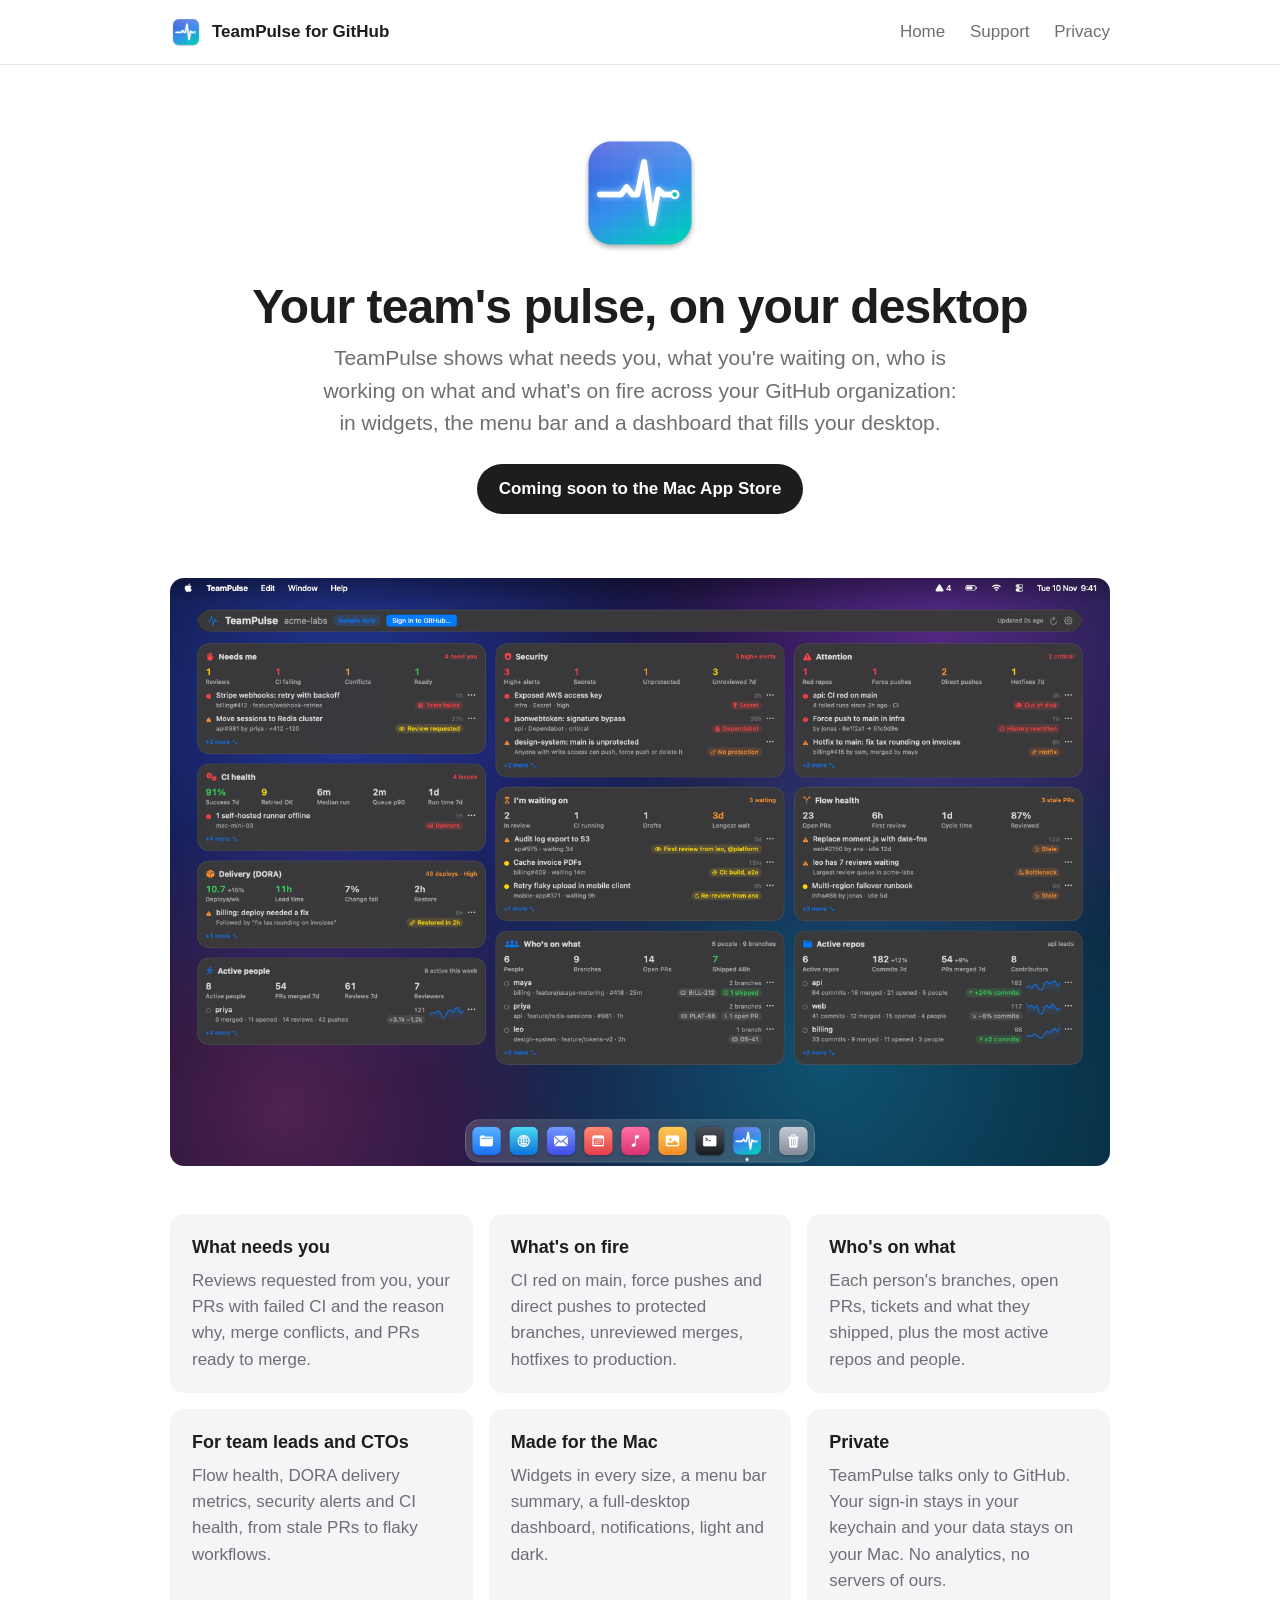
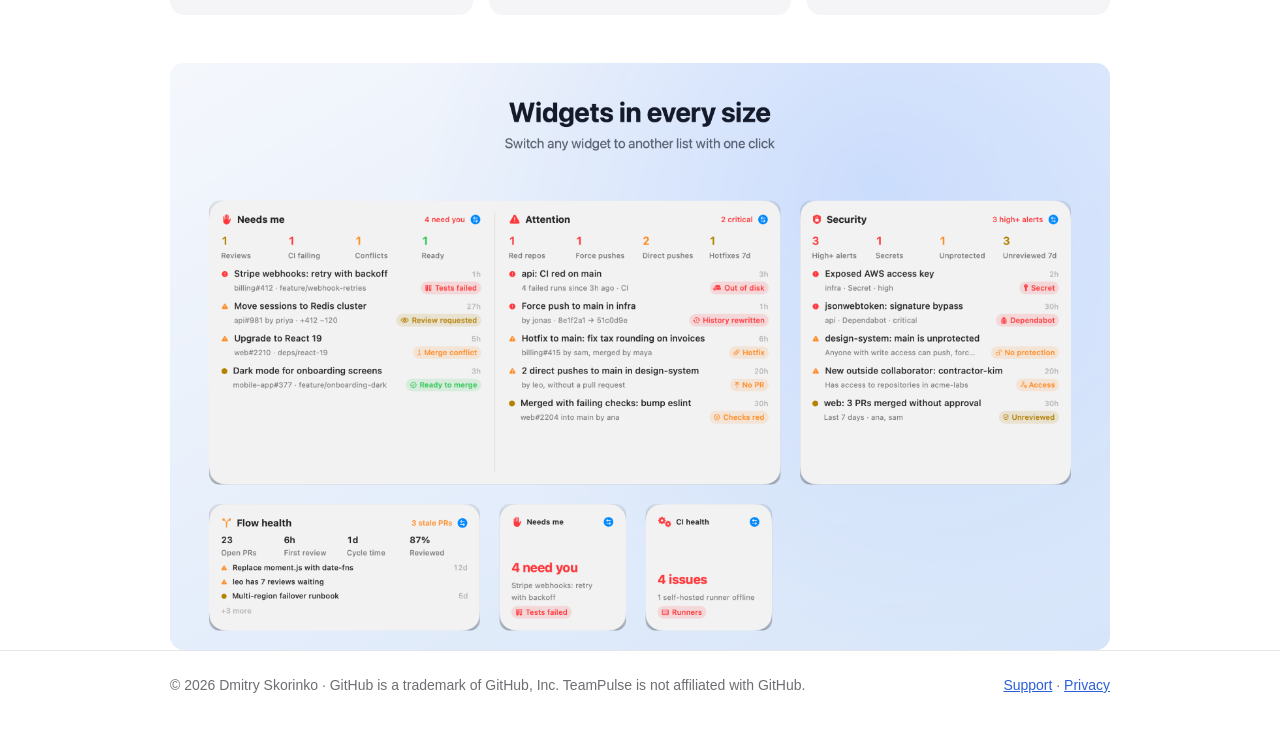
<file: index.html>
<!doctype html>
<html lang="en">
<head>
  <meta charset="utf-8">
  <meta name="viewport" content="width=device-width, initial-scale=1">
  <title>TeamPulse for GitHub · Your team's pulse on your Mac</title>
  <meta name="description" content="TeamPulse shows your GitHub organization's pull requests, CI, reviews and activity in Mac widgets, the menu bar and a full-desktop dashboard.">
  <link rel="icon" href="img/icon.png">
  <link rel="stylesheet" href="style.css">
</head>
<body>
<header class="site-header">
  <div class="wrap">
    <a class="brand" href="./"><img src="img/icon.png" alt="">TeamPulse for GitHub</a>
    <nav class="site-nav" aria-label="Main">
      <a href="./">Home</a>
      <a href="support.html">Support</a>
      <a href="privacy.html">Privacy</a>
    </nav>
  </div>
</header>
<main class="wrap">
  <section class="hero">
    <img class="icon" src="img/icon.png" alt="">
    <h1>Your team's pulse, on your desktop</h1>
    <p>TeamPulse shows what needs you, what you're waiting on, who is working on what and what's on fire across your GitHub organization: in widgets, the menu bar and a dashboard that fills your desktop.</p>
    <a class="button" href="support.html">Coming soon to the Mac App Store</a>
  </section>
  <img class="shot" src="img/dashboard.png" alt="The TeamPulse dashboard on the desktop: cards for what needs you, attention, security, CI health, flow health and delivery">
  <section class="features">
    <div class="feature"><h3>What needs you</h3><p>Reviews requested from you, your PRs with failed CI and the reason why, merge conflicts, and PRs ready to merge.</p></div>
    <div class="feature"><h3>What's on fire</h3><p>CI red on main, force pushes and direct pushes to protected branches, unreviewed merges, hotfixes to production.</p></div>
    <div class="feature"><h3>Who's on what</h3><p>Each person's branches, open PRs, tickets and what they shipped, plus the most active repos and people.</p></div>
    <div class="feature"><h3>For team leads and CTOs</h3><p>Flow health, DORA delivery metrics, security alerts and CI health, from stale PRs to flaky workflows.</p></div>
    <div class="feature"><h3>Made for the Mac</h3><p>Widgets in every size, a menu bar summary, a full-desktop dashboard, notifications, light and dark.</p></div>
    <div class="feature"><h3>Private</h3><p>TeamPulse talks only to GitHub. Your sign-in stays in your keychain and your data stays on your Mac. No analytics, no servers of ours.</p></div>
  </section>
  <img class="shot" src="img/widgets.png" alt="TeamPulse widgets on the desktop">
</main>
<footer>
  <div class="wrap">
    <span>© 2026 Dmitry Skorinko · GitHub is a trademark of GitHub, Inc. TeamPulse is not affiliated with GitHub.</span>
    <span><a href="support.html">Support</a> · <a href="privacy.html">Privacy</a></span>
  </div>
</footer>
</body>
</html>
</file>
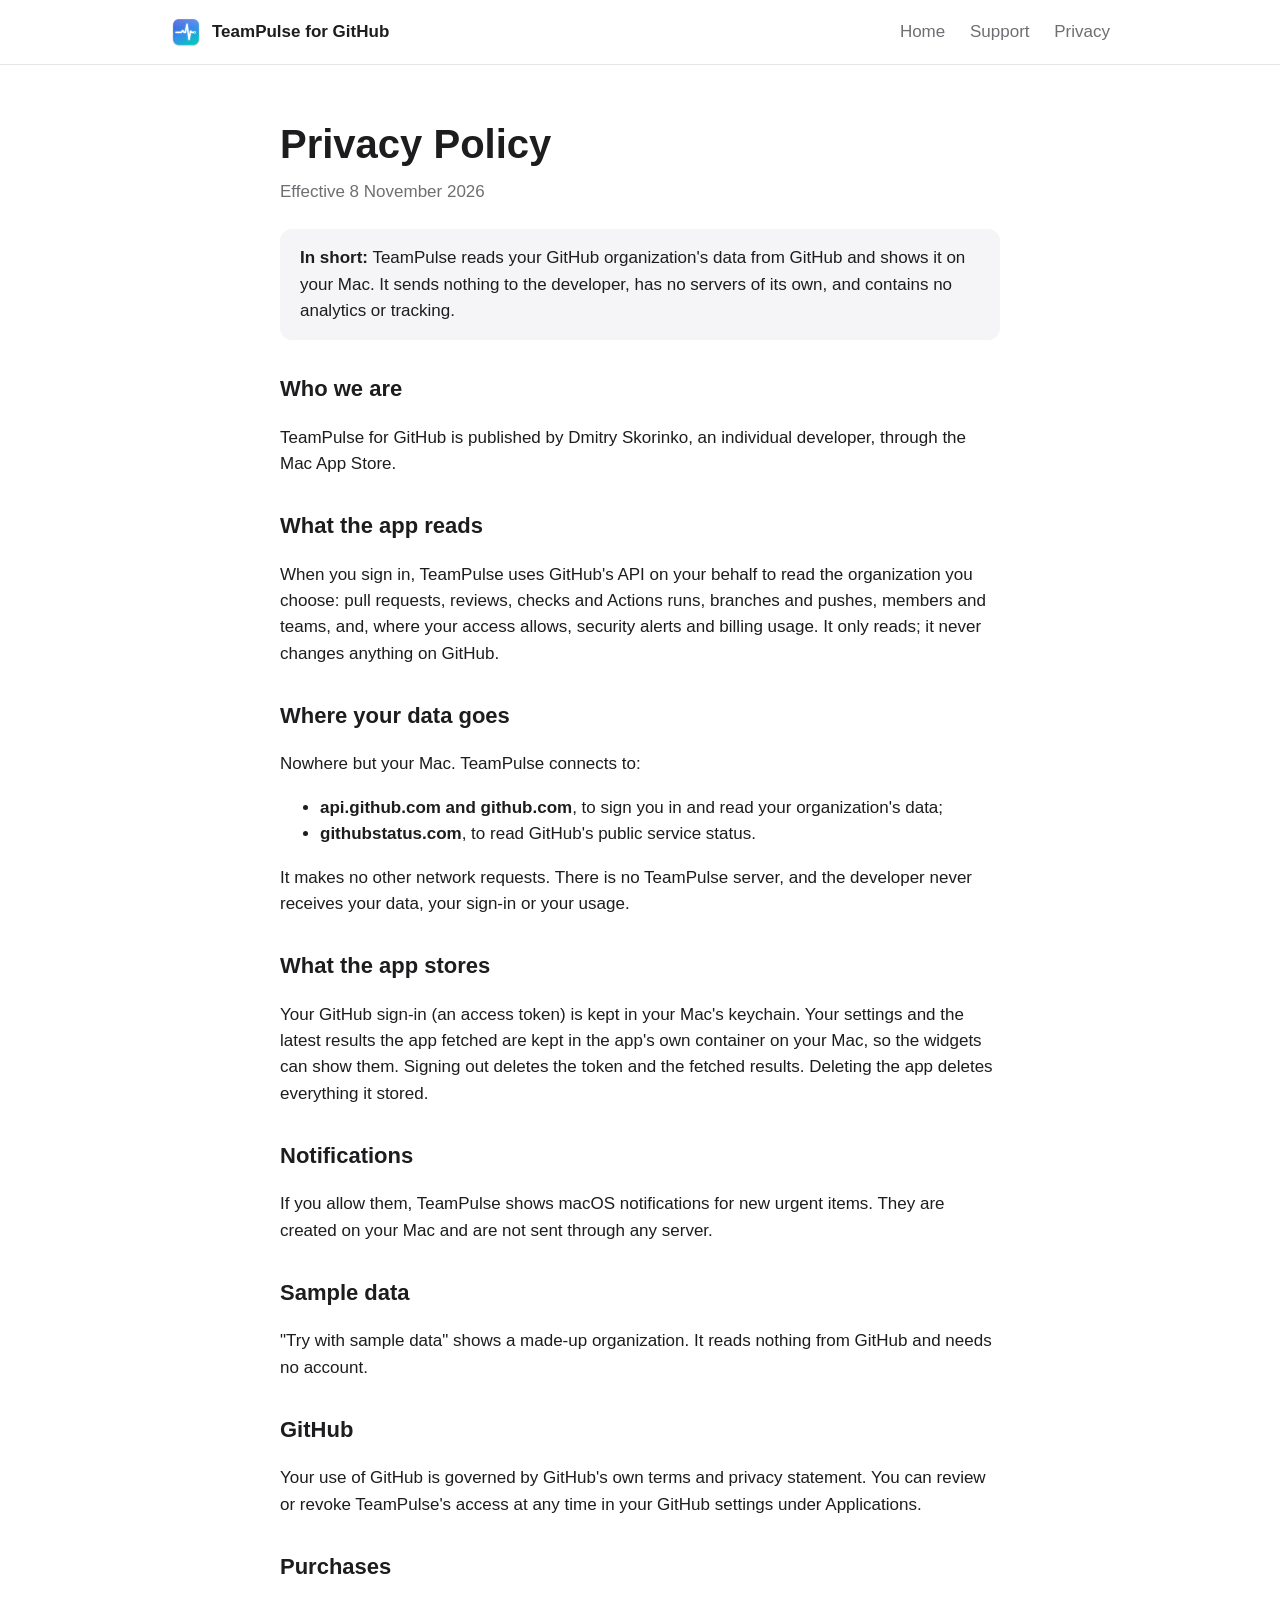
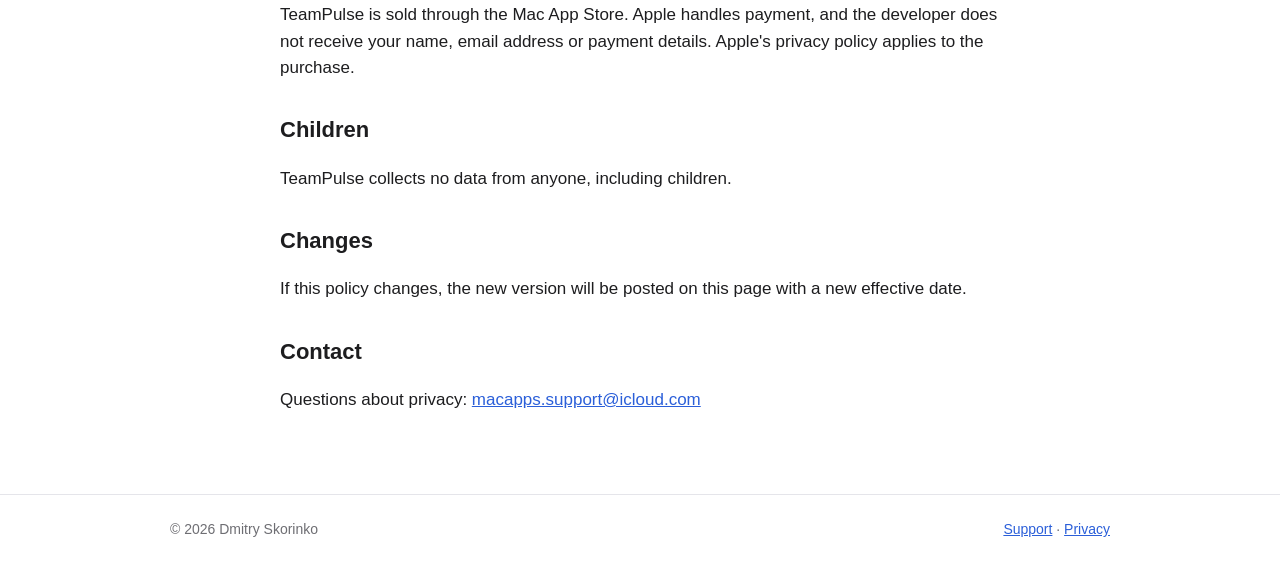
<file: privacy.html>
<!doctype html>
<html lang="en">
<head>
  <meta charset="utf-8">
  <meta name="viewport" content="width=device-width, initial-scale=1">
  <title>Privacy Policy · TeamPulse for GitHub</title>
  <link rel="icon" href="img/icon.png">
  <link rel="stylesheet" href="style.css">
</head>
<body>
<header class="site-header">
  <div class="wrap">
    <a class="brand" href="./"><img src="img/icon.png" alt="">TeamPulse for GitHub</a>
    <nav class="site-nav" aria-label="Main">
      <a href="./">Home</a>
      <a href="support.html">Support</a>
      <a href="privacy.html">Privacy</a>
    </nav>
  </div>
</header>
<main class="page">
  <h1>Privacy Policy</h1>
  <p class="lead">Effective 8 November 2026</p>

  <div class="callout">
    <p style="margin:0"><strong>In short:</strong> TeamPulse reads your GitHub organization's data from GitHub and shows it on your Mac. It sends nothing to the developer, has no servers of its own, and contains no analytics or tracking.</p>
  </div>

  <h2>Who we are</h2>
  <p>TeamPulse for GitHub is published by Dmitry Skorinko, an individual developer, through the Mac App Store.</p>

  <h2>What the app reads</h2>
  <p>When you sign in, TeamPulse uses GitHub's API on your behalf to read the organization you choose: pull requests, reviews, checks and Actions runs, branches and pushes, members and teams, and, where your access allows, security alerts and billing usage. It only reads; it never changes anything on GitHub.</p>

  <h2>Where your data goes</h2>
  <p>Nowhere but your Mac. TeamPulse connects to:</p>
  <ul>
    <li><strong>api.github.com and github.com</strong>, to sign you in and read your organization's data;</li>
    <li><strong>githubstatus.com</strong>, to read GitHub's public service status.</li>
  </ul>
  <p>It makes no other network requests. There is no TeamPulse server, and the developer never receives your data, your sign-in or your usage.</p>

  <h2>What the app stores</h2>
  <p>Your GitHub sign-in (an access token) is kept in your Mac's keychain. Your settings and the latest results the app fetched are kept in the app's own container on your Mac, so the widgets can show them. Signing out deletes the token and the fetched results. Deleting the app deletes everything it stored.</p>

  <h2>Notifications</h2>
  <p>If you allow them, TeamPulse shows macOS notifications for new urgent items. They are created on your Mac and are not sent through any server.</p>

  <h2>Sample data</h2>
  <p>"Try with sample data" shows a made-up organization. It reads nothing from GitHub and needs no account.</p>

  <h2>GitHub</h2>
  <p>Your use of GitHub is governed by GitHub's own terms and privacy statement. You can review or revoke TeamPulse's access at any time in your GitHub settings under Applications.</p>

  <h2>Purchases</h2>
  <p>TeamPulse is sold through the Mac App Store. Apple handles payment, and the developer does not receive your name, email address or payment details. Apple's privacy policy applies to the purchase.</p>

  <h2>Children</h2>
  <p>TeamPulse collects no data from anyone, including children.</p>

  <h2>Changes</h2>
  <p>If this policy changes, the new version will be posted on this page with a new effective date.</p>

  <h2>Contact</h2>
  <p>Questions about privacy: <a href="mailto:macapps.support@icloud.com">macapps.support@icloud.com</a></p>
</main>
<footer>
  <div class="wrap">
    <span>© 2026 Dmitry Skorinko</span>
    <span><a href="support.html">Support</a> · <a href="privacy.html">Privacy</a></span>
  </div>
</footer>
</body>
</html>
</file>
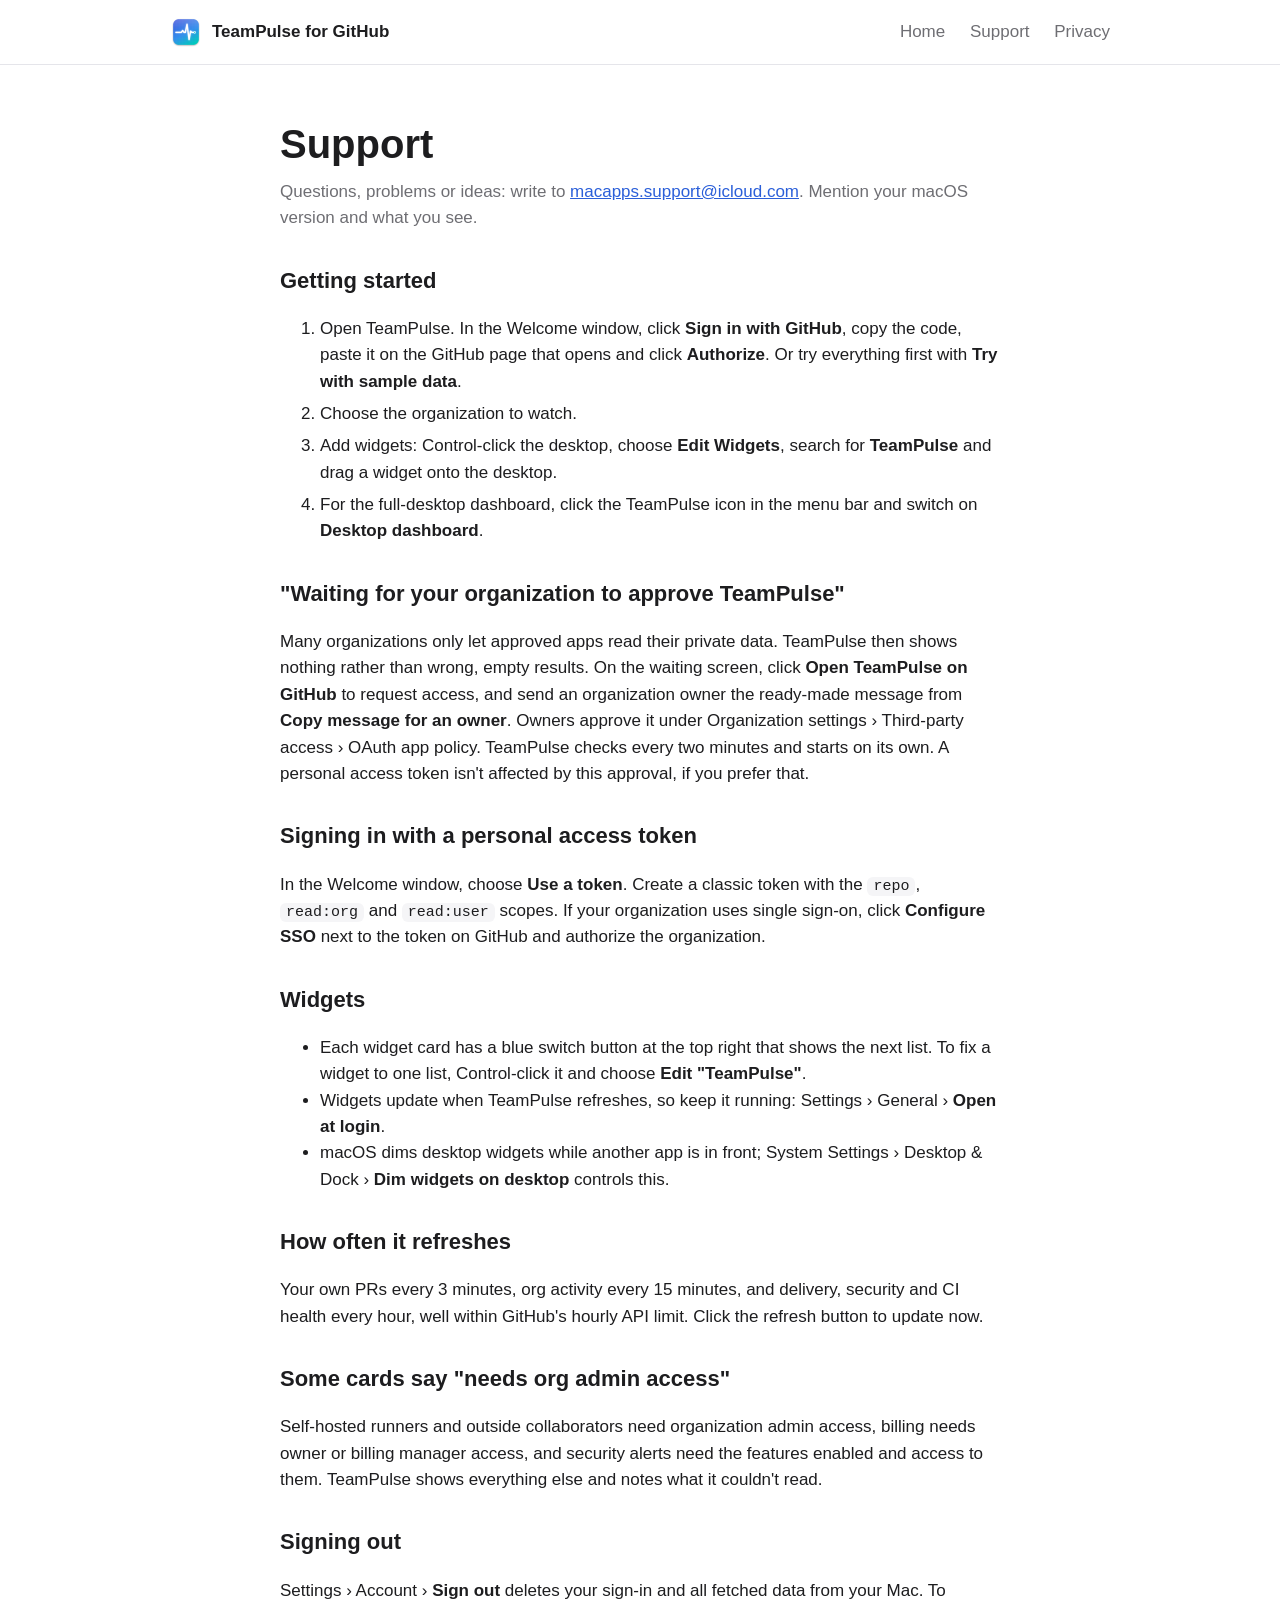
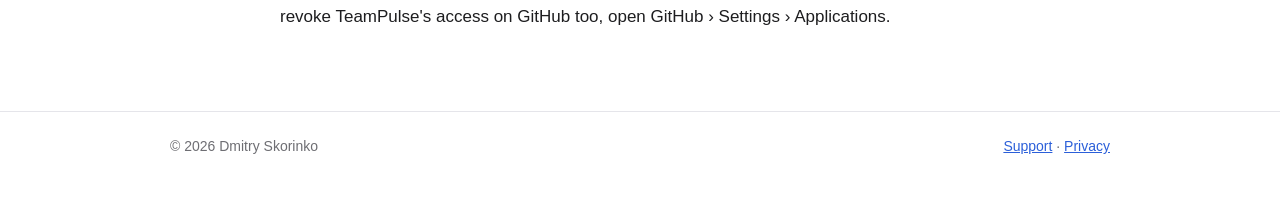
<file: support.html>
<!doctype html>
<html lang="en">
<head>
  <meta charset="utf-8">
  <meta name="viewport" content="width=device-width, initial-scale=1">
  <title>Support · TeamPulse for GitHub</title>
  <link rel="icon" href="img/icon.png">
  <link rel="stylesheet" href="style.css">
</head>
<body>
<header class="site-header">
  <div class="wrap">
    <a class="brand" href="./"><img src="img/icon.png" alt="">TeamPulse for GitHub</a>
    <nav class="site-nav" aria-label="Main">
      <a href="./">Home</a>
      <a href="support.html">Support</a>
      <a href="privacy.html">Privacy</a>
    </nav>
  </div>
</header>
<main class="page">
  <h1>Support</h1>
  <p class="lead">Questions, problems or ideas: write to <a href="mailto:macapps.support@icloud.com">macapps.support@icloud.com</a>. Mention your macOS version and what you see.</p>

  <h2>Getting started</h2>
  <ol class="steps">
    <li>Open TeamPulse. In the Welcome window, click <strong>Sign in with GitHub</strong>, copy the code, paste it on the GitHub page that opens and click <strong>Authorize</strong>. Or try everything first with <strong>Try with sample data</strong>.</li>
    <li>Choose the organization to watch.</li>
    <li>Add widgets: Control-click the desktop, choose <strong>Edit Widgets</strong>, search for <strong>TeamPulse</strong> and drag a widget onto the desktop.</li>
    <li>For the full-desktop dashboard, click the TeamPulse icon in the menu bar and switch on <strong>Desktop dashboard</strong>.</li>
  </ol>

  <h2>"Waiting for your organization to approve TeamPulse"</h2>
  <p>Many organizations only let approved apps read their private data. TeamPulse then shows nothing rather than wrong, empty results. On the waiting screen, click <strong>Open TeamPulse on GitHub</strong> to request access, and send an organization owner the ready-made message from <strong>Copy message for an owner</strong>. Owners approve it under Organization settings › Third-party access › OAuth app policy. TeamPulse checks every two minutes and starts on its own. A personal access token isn't affected by this approval, if you prefer that.</p>

  <h2>Signing in with a personal access token</h2>
  <p>In the Welcome window, choose <strong>Use a token</strong>. Create a classic token with the <code>repo</code>, <code>read:org</code> and <code>read:user</code> scopes. If your organization uses single sign-on, click <strong>Configure SSO</strong> next to the token on GitHub and authorize the organization.</p>

  <h2>Widgets</h2>
  <ul>
    <li>Each widget card has a blue switch button at the top right that shows the next list. To fix a widget to one list, Control-click it and choose <strong>Edit "TeamPulse"</strong>.</li>
    <li>Widgets update when TeamPulse refreshes, so keep it running: Settings › General › <strong>Open at login</strong>.</li>
    <li>macOS dims desktop widgets while another app is in front; System Settings › Desktop &amp; Dock › <strong>Dim widgets on desktop</strong> controls this.</li>
  </ul>

  <h2>How often it refreshes</h2>
  <p>Your own PRs every 3 minutes, org activity every 15 minutes, and delivery, security and CI health every hour, well within GitHub's hourly API limit. Click the refresh button to update now.</p>

  <h2>Some cards say "needs org admin access"</h2>
  <p>Self-hosted runners and outside collaborators need organization admin access, billing needs owner or billing manager access, and security alerts need the features enabled and access to them. TeamPulse shows everything else and notes what it couldn't read.</p>

  <h2>Signing out</h2>
  <p>Settings › Account › <strong>Sign out</strong> deletes your sign-in and all fetched data from your Mac. To revoke TeamPulse's access on GitHub too, open GitHub › Settings › Applications.</p>
</main>
<footer>
  <div class="wrap">
    <span>© 2026 Dmitry Skorinko</span>
    <span><a href="support.html">Support</a> · <a href="privacy.html">Privacy</a></span>
  </div>
</footer>
</body>
</html>
</file>
<file: style.css>
:root { --bg: #ffffff; --text: #1d1d1f; --muted: #6e6e73; --line: #e5e5ea; --accent: #2b5fd9; --card: #f5f5f7; }
@media (prefers-color-scheme: dark) {
  :root { --bg: #111214; --text: #f5f5f7; --muted: #a1a1a6; --line: #2c2c2e; --accent: #6e9bff; --card: #1c1c1e; }
}
* { box-sizing: border-box; }
body { margin: 0; background: var(--bg); color: var(--text); font: 17px/1.55 -apple-system, BlinkMacSystemFont, "SF Pro Text", "Helvetica Neue", sans-serif; }
a { color: var(--accent); }
.wrap { max-width: 980px; margin: 0 auto; padding: 0 20px; }
.site-header { border-bottom: 1px solid var(--line); }
.site-header .wrap { display: flex; align-items: center; justify-content: space-between; height: 64px; }
.brand { display: flex; align-items: center; gap: 10px; font-weight: 600; color: var(--text); text-decoration: none; }
.brand img { width: 32px; height: 32px; }
.site-nav a { margin-left: 20px; color: var(--muted); text-decoration: none; }
.site-nav a:hover { color: var(--text); }
.hero { text-align: center; padding: 64px 0 24px; }
.hero img.icon { width: 128px; height: 128px; }
.hero h1 { font-size: 48px; line-height: 1.1; margin: 16px 0 8px; letter-spacing: -0.02em; }
.hero p { font-size: 21px; color: var(--muted); margin: 0 auto; max-width: 640px; }
.button { display: inline-block; margin-top: 24px; padding: 12px 22px; border-radius: 999px; background: var(--text); color: var(--bg); text-decoration: none; font-weight: 600; }
.shot { display: block; width: 100%; border-radius: 14px; margin: 40px 0 0; }
.features { display: grid; grid-template-columns: repeat(auto-fit, minmax(260px, 1fr)); gap: 16px; margin: 48px 0; }
.feature { background: var(--card); border-radius: 14px; padding: 20px 22px; }
.feature h3 { margin: 0 0 6px; font-size: 18px; }
.feature p { margin: 0; color: var(--muted); }
.page { max-width: 760px; margin: 0 auto; padding: 48px 20px 64px; }
.page h1 { font-size: 40px; margin: 0 0 4px; }
.lead { color: var(--muted); margin-top: 0; }
.callout { background: var(--card); border-radius: 12px; padding: 16px 20px; margin: 24px 0; }
footer { border-top: 1px solid var(--line); color: var(--muted); font-size: 14px; padding: 24px 0 40px; }
footer .wrap { display: flex; justify-content: space-between; flex-wrap: wrap; gap: 8px; }
@media (max-width: 600px) { .hero h1 { font-size: 34px; } .site-nav a { margin-left: 12px; } }
.page h2 { margin-top: 32px; font-size: 22px; }
.steps li { margin: 6px 0; }
code { background: var(--card); border-radius: 6px; padding: 1px 6px; font-size: 15px; }
</file>
